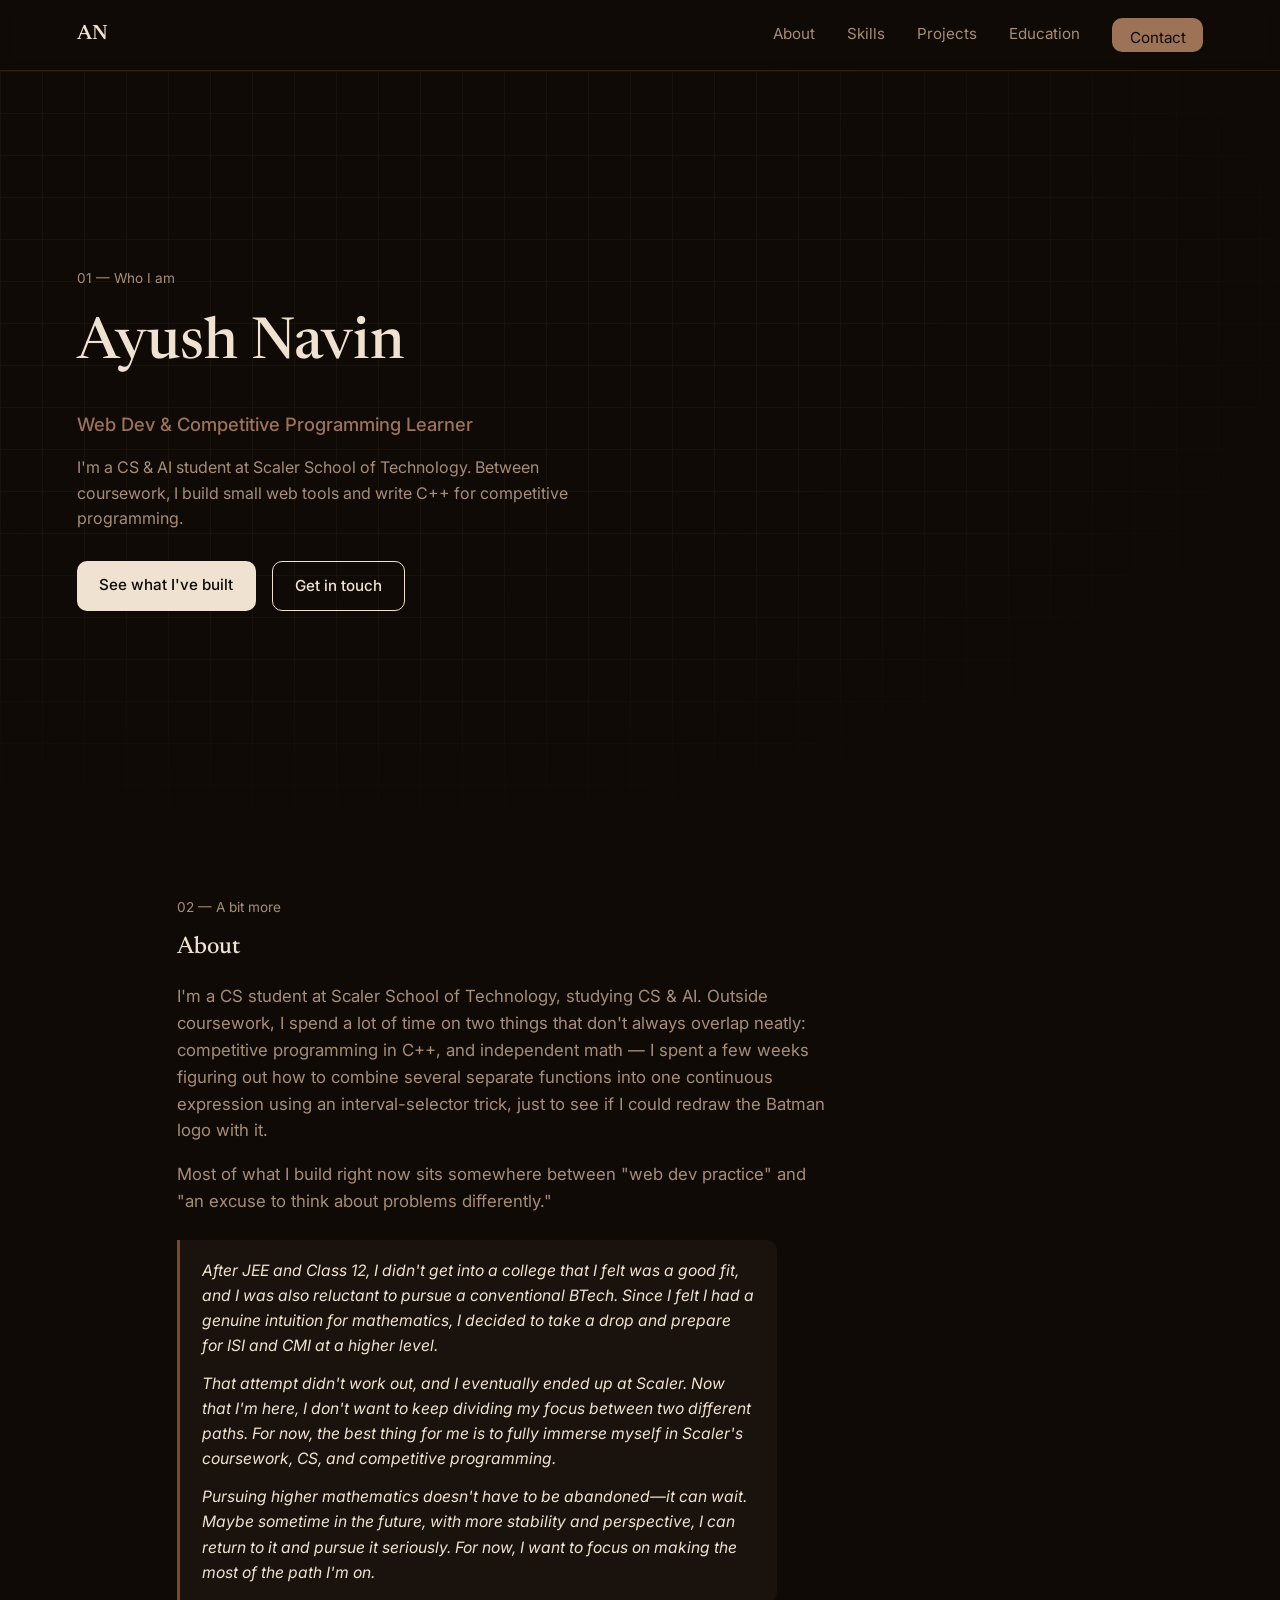
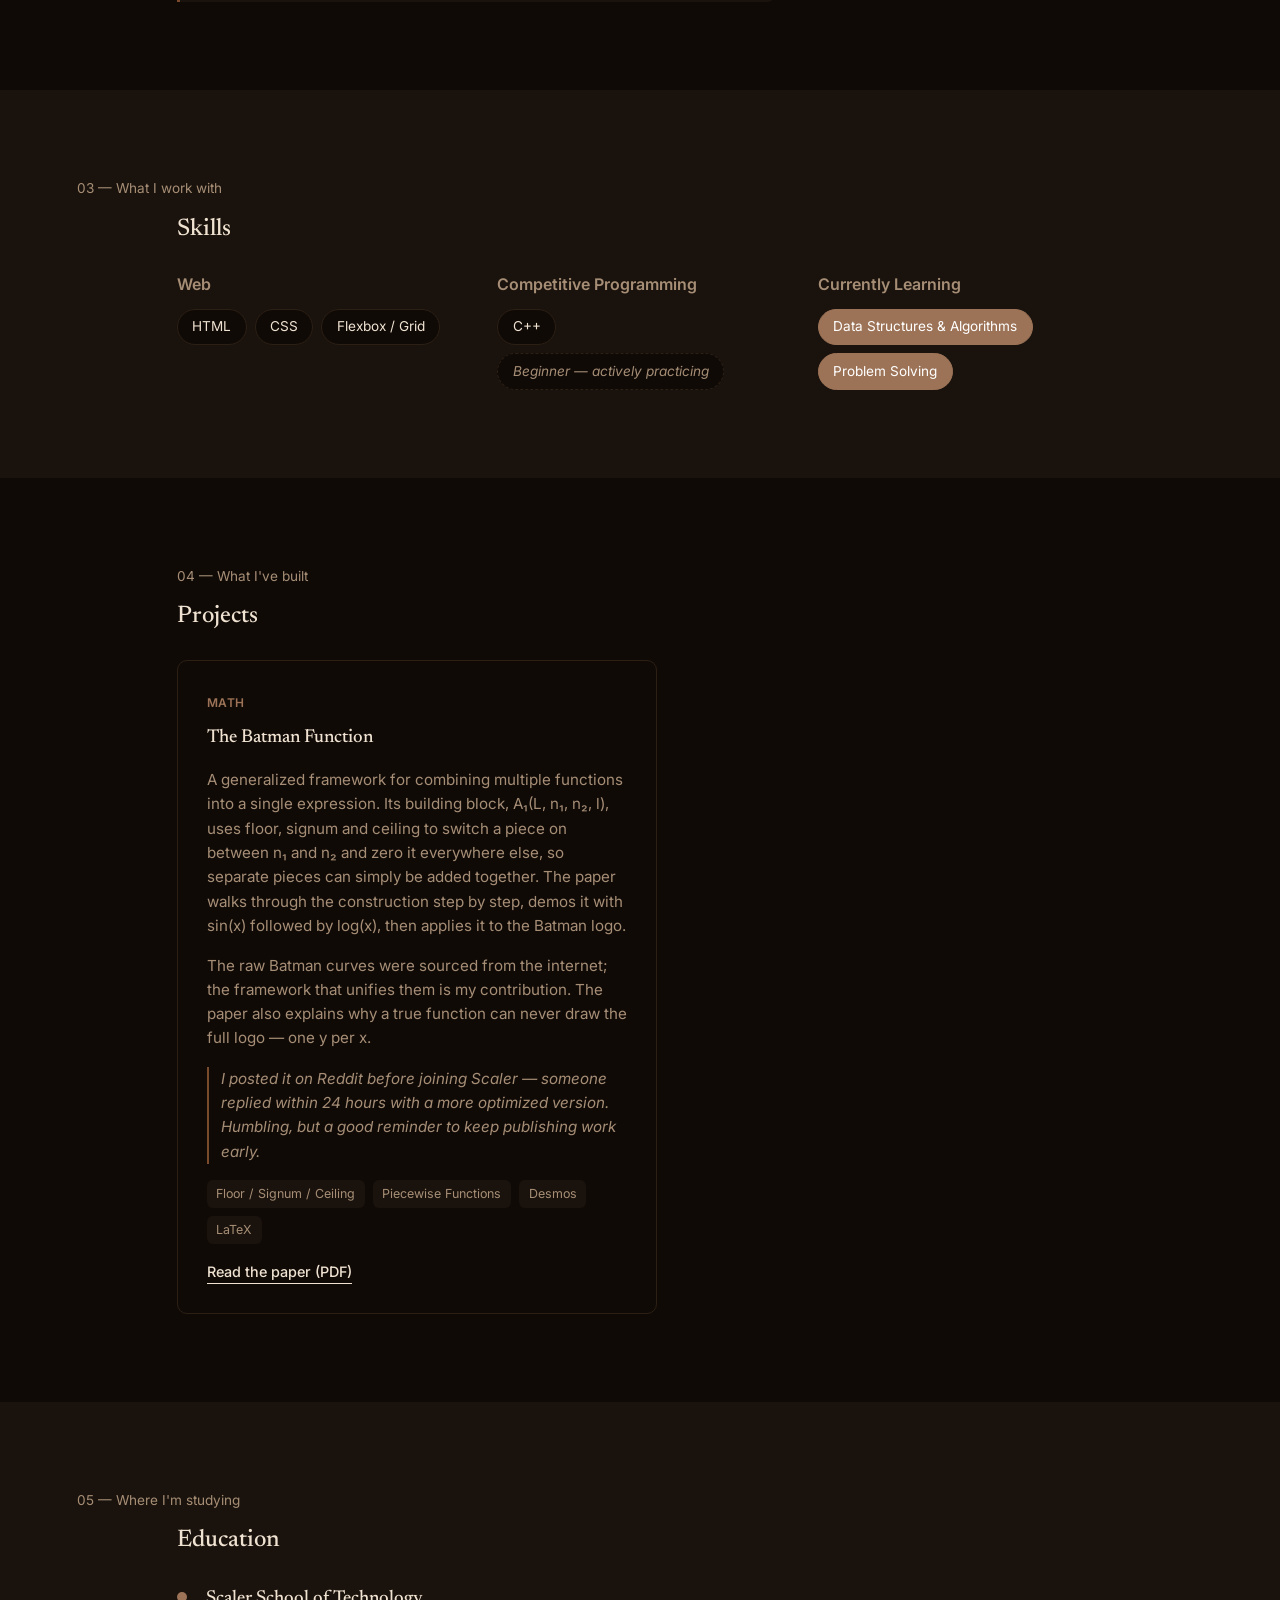
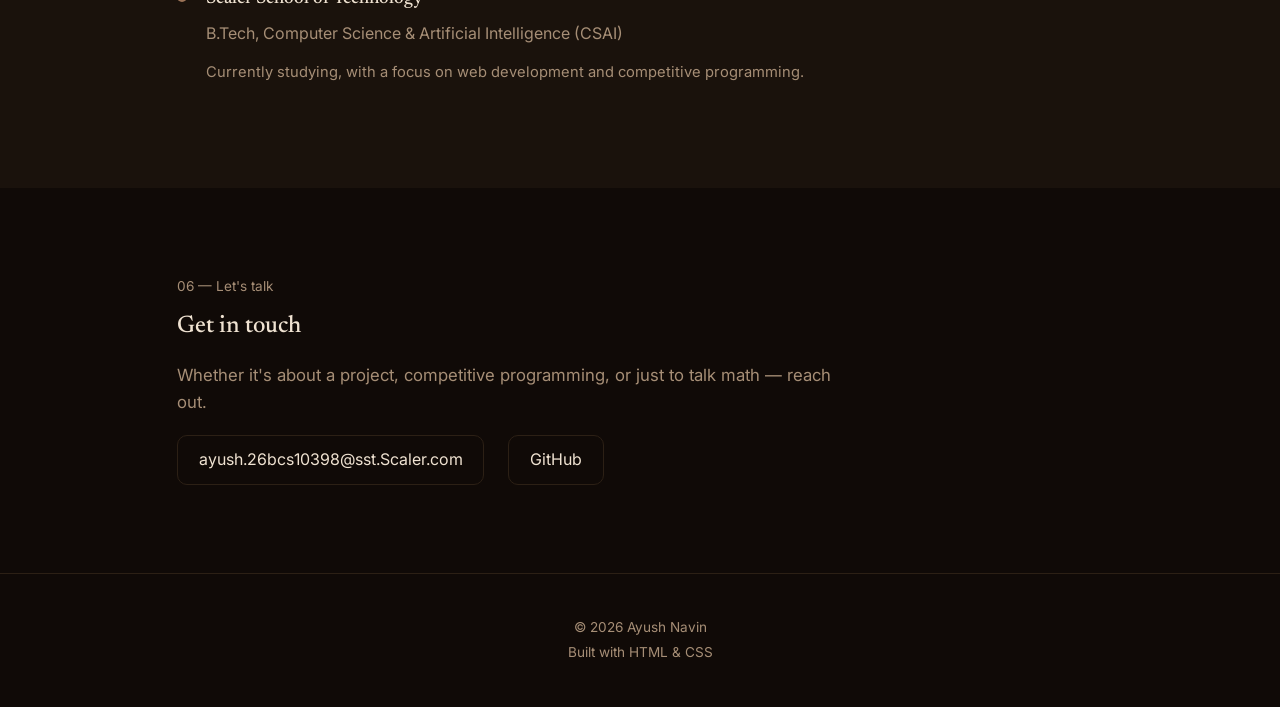
<file: index.html>
<!DOCTYPE html>
<html lang="en">
<head>
<meta charset="UTF-8">
<meta name="viewport" content="width=device-width, initial-scale=1.0">
<title>Ayush Navin — Portfolio</title>
<link rel="preconnect" href="https://fonts.googleapis.com">
<link rel="preconnect" href="https://fonts.gstatic.com" crossorigin>
<link href="https://fonts.googleapis.com/css2?family=Newsreader:wght@400;500;600&family=Inter:wght@400;500;600&display=swap" rel="stylesheet">
<link rel="stylesheet" href="GITpro.css">
</head>
<body>

<!-- ============ NAVIGATION ============ -->
<input type="checkbox" id="nav-toggle" class="nav-toggle">
<header class="navbar">
  <a href="#hero" class="nav-logo">AN</a>
  <label for="nav-toggle" class="hamburger" aria-label="Open menu">
    <span></span><span></span><span></span>
  </label>
  <nav class="nav-links">
    <a href="#about">About</a>
    <a href="#skills">Skills</a>
    <a href="#projects">Projects</a>
    <a href="#education">Education</a>
    <a href="#contact" class="nav-cta">Contact</a>
  </nav>
</header>

<main>

  <!-- ============ HERO ============ -->
  <section id="hero" class="hero">
    <div class="hero-grid-bg" aria-hidden="true"></div>
    <div class="hero-content">
      <p class="eyebrow">01 — Who I am</p>
      <h1>Ayush Navin</h1>
      <p class="role">Web Dev &amp; Competitive Programming Learner</p>
      <p class="intro">I'm a CS &amp; AI student at Scaler School of Technology. Between coursework, I build small
      web tools and write C++ for competitive programming.</p>
      <div class="cta-row">
        <a href="#projects" class="btn btn-primary">See what I've built</a>
        <a href="#contact" class="btn btn-ghost">Get in touch</a>
      </div>
    </div>
  </section>

  <!-- ============ ABOUT ============ -->
  <section id="about" class="section">
    <p class="eyebrow">02 — A bit more</p>
    <h2>About</h2>
    <p class="section-lead">
      I'm a CS student at Scaler School of Technology, studying CS &amp; AI. Outside coursework, I spend a lot of
      time on two things that don't always overlap neatly: competitive programming in C++, and independent math
      — I spent a few weeks figuring out how to combine several separate functions into one continuous
      expression using an interval-selector trick, just to see if I could redraw the Batman logo with it.
    </p>
    <p class="section-lead">
      Most of what I build right now sits somewhere between "web dev practice" and "an excuse to think about
      problems differently."
    </p>
    <blockquote class="about-note">
      <p>After JEE and Class 12, I didn't get into a college that I felt was a good fit, and I was also
      reluctant to pursue a conventional BTech. Since I felt I had a genuine intuition for mathematics, I
      decided to take a drop and prepare for ISI and CMI at a higher level.</p>
      <p>That attempt didn't work out, and I eventually ended up at Scaler. Now that I'm here, I don't want to
      keep dividing my focus between two different paths. For now, the best thing for me is to fully immerse
      myself in Scaler's coursework, CS, and competitive programming.</p>
      <p>Pursuing higher mathematics doesn't have to be abandoned—it can wait. Maybe sometime in the future,
      with more stability and perspective, I can return to it and pursue it seriously. For now, I want to
      focus on making the most of the path I'm on.</p>
    </blockquote>
  </section>

  <!-- ============ SKILLS ============ -->
  <section id="skills" class="section section-alt">
    <p class="eyebrow">03 — What I work with</p>
    <h2>Skills</h2>
    <div class="skills-grid">
      <div class="skill-group">
        <h3>Web</h3>
        <div class="pill-row">
          <span class="pill">HTML</span>
          <span class="pill">CSS</span>
          <span class="pill">Flexbox / Grid</span>
        </div>
      </div>
      <div class="skill-group">
        <h3>Competitive Programming</h3>
        <div class="pill-row">
          <span class="pill">C++</span>
          <span class="pill pill-muted">Beginner — actively practicing</span>
        </div>
      </div>
      <div class="skill-group">
        <h3>Currently Learning</h3>
        <div class="pill-row">
          <span class="pill pill-accent">Data Structures &amp; Algorithms</span>
          <span class="pill pill-accent">Problem Solving</span>
        </div>
      </div>
    </div>
  </section>

  <!-- ============ PROJECTS ============ -->
  <section id="projects" class="section">
    <p class="eyebrow">04 — What I've built</p>
    <h2>Projects</h2>
    <div class="project-grid">

      <article class="project-card project-card-solo">
        <div class="project-card-top">
          <span class="project-tag">Math</span>
        </div>
        <h3>The Batman Function</h3>
        <p>A generalized framework for combining multiple functions into a single expression. Its building
        block, A₁(L, n₁, n₂, l), uses floor, signum and ceiling to switch a piece on between n₁ and n₂ and
        zero it everywhere else, so separate pieces can simply be added together. The paper walks through
        the construction step by step, demos it with sin(x) followed by log(x), then applies it to the
        Batman logo.</p>
        <p>The raw Batman curves were sourced from the internet; the framework that unifies them is my
        contribution. The paper also explains why a true function can never draw the full logo — one y
        per x.</p>
        <p class="project-footnote">I posted it on Reddit before joining Scaler — someone replied within
        24 hours with a more optimized version. Humbling, but a good reminder to keep publishing work early.</p>
        <div class="project-tech">
          <span>Floor / Signum / Ceiling</span><span>Piecewise Functions</span><span>Desmos</span><span>LaTeX</span>
        </div>
        <div class="project-links">
          <a href="The_Batman_Function__A_Generalized_Framework_for_Graph_Construction.pdf" class="link-arrow" target="_blank" rel="noopener">Read the paper (PDF)</a>
        </div>
      </article>

    </div>
  </section>

  <!-- ============ EDUCATION ============ -->
  <section id="education" class="section section-alt">
    <p class="eyebrow">05 — Where I'm studying</p>
    <h2>Education</h2>
    <div class="edu-row">
      <div class="edu-marker" aria-hidden="true"></div>
      <div>
        <h3>Scaler School of Technology</h3>
        <p class="edu-meta">B.Tech, Computer Science &amp; Artificial Intelligence (CSAI)</p>
        <p class="edu-note">Currently studying, with a focus on web development and competitive programming.</p>
      </div>
    </div>
  </section>

  <!-- ============ CONTACT ============ -->
  <section id="contact" class="section contact">
    <p class="eyebrow">06 — Let's talk</p>
    <h2>Get in touch</h2>
    <p class="section-lead">Whether it's about a project, competitive programming, or just to talk math — reach out.</p>
    <div class="contact-links">
      <a href="mailto:ayush.26bcs10398@sst.Scaler.com" class="contact-link">ayush.26bcs10398@sst.Scaler.com</a>
      <a href="https://github.com/AyushNavin" class="contact-link">GitHub</a>
      <!-- <a href="https://linkedin.com/in/your-linkedin" class="contact-link">LinkedIn</a> -->
    </div>
  </section>

</main>

<footer class="footer">
  <p>© 2026 Ayush Navin</p>
  <p>Built with HTML &amp; CSS</p>
</footer>

</body>
</html>
</file>
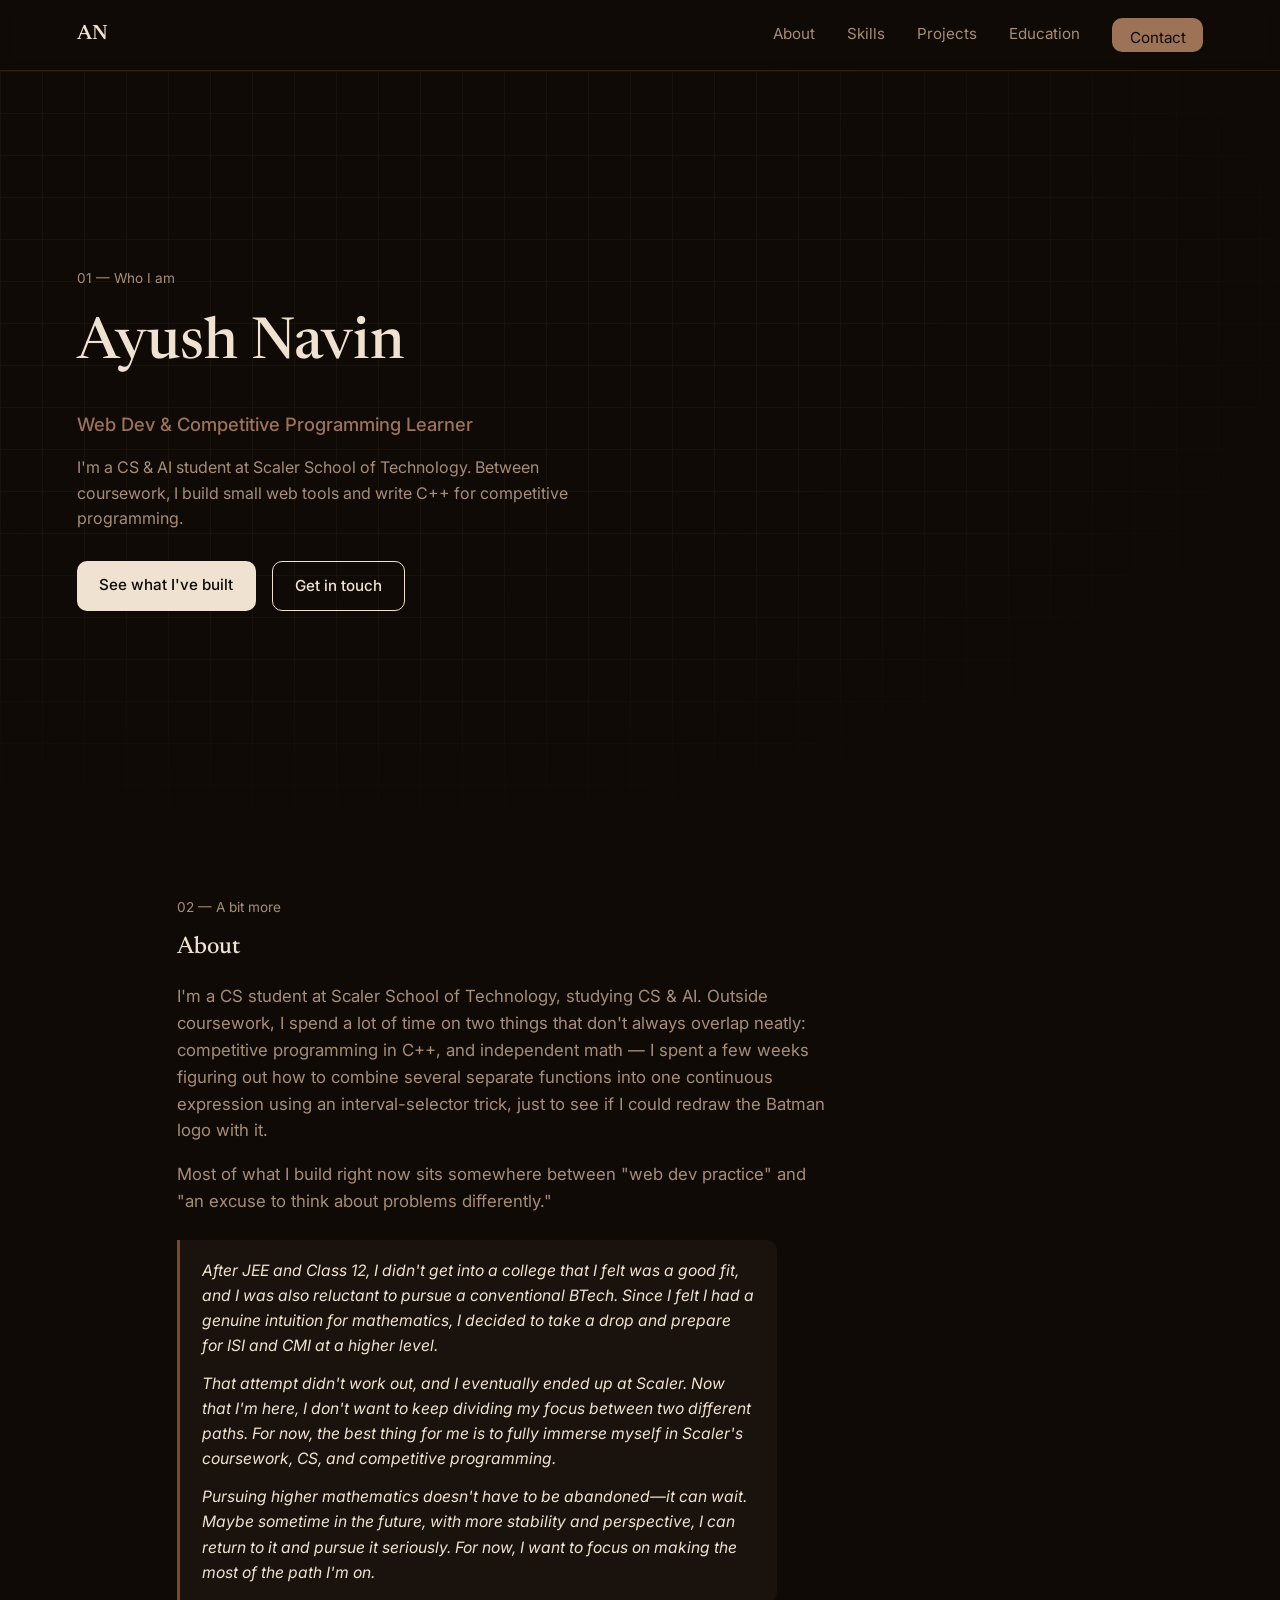
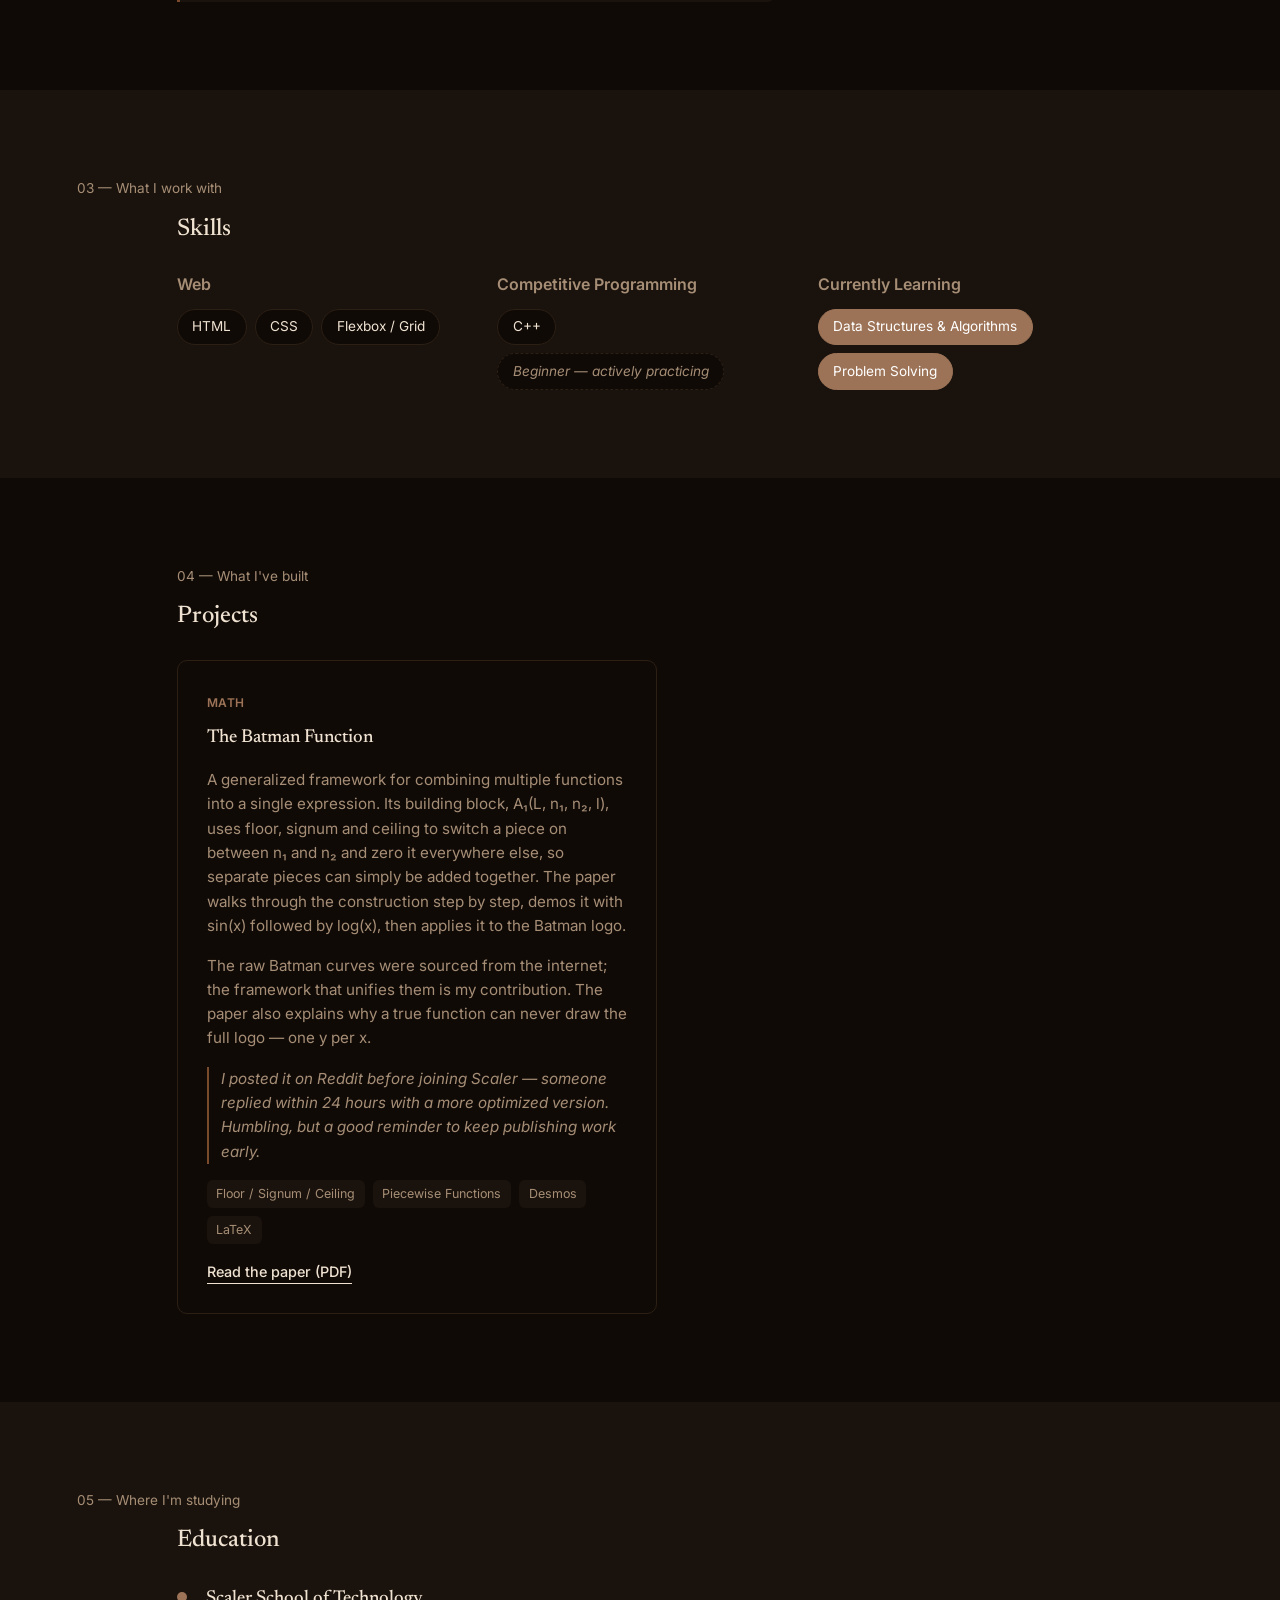
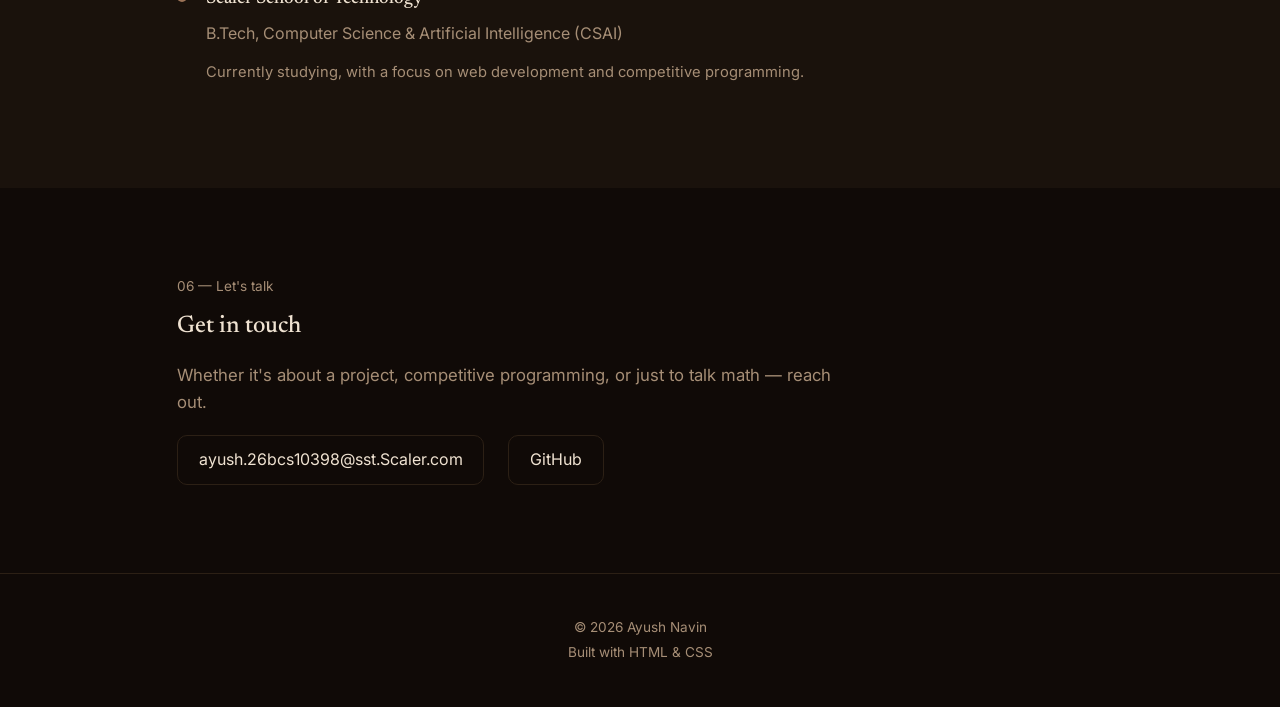
<file: ProGIT.html>
<!DOCTYPE html>
<html lang="en">
<head>
<meta charset="UTF-8">
<meta name="viewport" content="width=device-width, initial-scale=1.0">
<title>Ayush Navin — Portfolio</title>
<link rel="preconnect" href="https://fonts.googleapis.com">
<link rel="preconnect" href="https://fonts.gstatic.com" crossorigin>
<link href="https://fonts.googleapis.com/css2?family=Newsreader:wght@400;500;600&family=Inter:wght@400;500;600&display=swap" rel="stylesheet">
<link rel="stylesheet" href="GITpro.css">
</head>
<body>

<!-- ============ NAVIGATION ============ -->
<input type="checkbox" id="nav-toggle" class="nav-toggle">
<header class="navbar">
  <a href="#hero" class="nav-logo">AN</a>
  <label for="nav-toggle" class="hamburger" aria-label="Open menu">
    <span></span><span></span><span></span>
  </label>
  <nav class="nav-links">
    <a href="#about">About</a>
    <a href="#skills">Skills</a>
    <a href="#projects">Projects</a>
    <a href="#education">Education</a>
    <a href="#contact" class="nav-cta">Contact</a>
  </nav>
</header>

<main>

  <!-- ============ HERO ============ -->
  <section id="hero" class="hero">
    <div class="hero-grid-bg" aria-hidden="true"></div>
    <div class="hero-content">
      <p class="eyebrow">01 — Who I am</p>
      <h1>Ayush Navin</h1>
      <p class="role">Web Dev &amp; Competitive Programming Learner</p>
      <p class="intro">I'm a CS &amp; AI student at Scaler School of Technology. Between coursework, I build small
      web tools and write C++ for competitive programming.</p>
      <div class="cta-row">
        <a href="#projects" class="btn btn-primary">See what I've built</a>
        <a href="#contact" class="btn btn-ghost">Get in touch</a>
      </div>
    </div>
  </section>

  <!-- ============ ABOUT ============ -->
  <section id="about" class="section">
    <p class="eyebrow">02 — A bit more</p>
    <h2>About</h2>
    <p class="section-lead">
      I'm a CS student at Scaler School of Technology, studying CS &amp; AI. Outside coursework, I spend a lot of
      time on two things that don't always overlap neatly: competitive programming in C++, and independent math
      — I spent a few weeks figuring out how to combine several separate functions into one continuous
      expression using an interval-selector trick, just to see if I could redraw the Batman logo with it.
    </p>
    <p class="section-lead">
      Most of what I build right now sits somewhere between "web dev practice" and "an excuse to think about
      problems differently."
    </p>
    <blockquote class="about-note">
      <p>After JEE and Class 12, I didn't get into a college that I felt was a good fit, and I was also
      reluctant to pursue a conventional BTech. Since I felt I had a genuine intuition for mathematics, I
      decided to take a drop and prepare for ISI and CMI at a higher level.</p>
      <p>That attempt didn't work out, and I eventually ended up at Scaler. Now that I'm here, I don't want to
      keep dividing my focus between two different paths. For now, the best thing for me is to fully immerse
      myself in Scaler's coursework, CS, and competitive programming.</p>
      <p>Pursuing higher mathematics doesn't have to be abandoned—it can wait. Maybe sometime in the future,
      with more stability and perspective, I can return to it and pursue it seriously. For now, I want to
      focus on making the most of the path I'm on.</p>
    </blockquote>
  </section>

  <!-- ============ SKILLS ============ -->
  <section id="skills" class="section section-alt">
    <p class="eyebrow">03 — What I work with</p>
    <h2>Skills</h2>
    <div class="skills-grid">
      <div class="skill-group">
        <h3>Web</h3>
        <div class="pill-row">
          <span class="pill">HTML</span>
          <span class="pill">CSS</span>
          <span class="pill">Flexbox / Grid</span>
        </div>
      </div>
      <div class="skill-group">
        <h3>Competitive Programming</h3>
        <div class="pill-row">
          <span class="pill">C++</span>
          <span class="pill pill-muted">Beginner — actively practicing</span>
        </div>
      </div>
      <div class="skill-group">
        <h3>Currently Learning</h3>
        <div class="pill-row">
          <span class="pill pill-accent">Data Structures &amp; Algorithms</span>
          <span class="pill pill-accent">Problem Solving</span>
        </div>
      </div>
    </div>
  </section>

  <!-- ============ PROJECTS ============ -->
  <section id="projects" class="section">
    <p class="eyebrow">04 — What I've built</p>
    <h2>Projects</h2>
    <div class="project-grid">

      <article class="project-card project-card-solo">
        <div class="project-card-top">
          <span class="project-tag">Math</span>
        </div>
        <h3>The Batman Function</h3>
        <p>A generalized framework for combining multiple functions into a single expression. Its building
        block, A₁(L, n₁, n₂, l), uses floor, signum and ceiling to switch a piece on between n₁ and n₂ and
        zero it everywhere else, so separate pieces can simply be added together. The paper walks through
        the construction step by step, demos it with sin(x) followed by log(x), then applies it to the
        Batman logo.</p>
        <p>The raw Batman curves were sourced from the internet; the framework that unifies them is my
        contribution. The paper also explains why a true function can never draw the full logo — one y
        per x.</p>
        <p class="project-footnote">I posted it on Reddit before joining Scaler — someone replied within
        24 hours with a more optimized version. Humbling, but a good reminder to keep publishing work early.</p>
        <div class="project-tech">
          <span>Floor / Signum / Ceiling</span><span>Piecewise Functions</span><span>Desmos</span><span>LaTeX</span>
        </div>
        <div class="project-links">
          <a href="batman-function-paper.pdf" class="link-arrow" target="_blank" rel="noopener">Read the paper (PDF)</a>
        </div>
      </article>

    </div>
  </section>

  <!-- ============ EDUCATION ============ -->
  <section id="education" class="section section-alt">
    <p class="eyebrow">05 — Where I'm studying</p>
    <h2>Education</h2>
    <div class="edu-row">
      <div class="edu-marker" aria-hidden="true"></div>
      <div>
        <h3>Scaler School of Technology</h3>
        <p class="edu-meta">B.Tech, Computer Science &amp; Artificial Intelligence (CSAI)</p>
        <p class="edu-note">Currently studying, with a focus on web development and competitive programming.</p>
      </div>
    </div>
  </section>

  <!-- ============ CONTACT ============ -->
  <section id="contact" class="section contact">
    <p class="eyebrow">06 — Let's talk</p>
    <h2>Get in touch</h2>
    <p class="section-lead">Whether it's about a project, competitive programming, or just to talk math — reach out.</p>
    <div class="contact-links">
      <a href="mailto:ayush.26bcs10398@sst.Scaler.com" class="contact-link">ayush.26bcs10398@sst.Scaler.com</a>
      <a href="https://github.com/AyushNavin" class="contact-link">GitHub</a>
      <!-- <a href="https://linkedin.com/in/your-linkedin" class="contact-link">LinkedIn</a> -->
    </div>
  </section>

</main>

<footer class="footer">
  <p>© 2026 Ayush Navin</p>
  <p>Built with HTML &amp; CSS</p>
</footer>

</body>
</html>
</file>
<file: GITpro.css>
/* ===================== TOKENS ===================== */
:root {
  --bg: #100a07;
  --bg-alt: #1a120c;
  --ink: #efe2d1;
  --ink-soft: #a68e76;
  --line: #2c2015;
  --accent: #9c7357;
  --accent-warm: #7a4a2c;

  --font-serif: 'Newsreader', Georgia, 'Times New Roman', serif;
  --font-sans: 'Inter', system-ui, -apple-system, 'Segoe UI', sans-serif;

  --max-width: 1080px;
  --radius: 10px;
}

* { box-sizing: border-box; }
html { scroll-behavior: smooth; }

body {
  margin: 0;
  background: var(--bg);
  color: var(--ink);
  font-family: var(--font-sans);
  line-height: 1.6;
}

h1, h2, h3 {
  font-family: var(--font-serif);
  font-weight: 500;
  margin: 0 0 0.4em 0;
  color: var(--ink);
}

a { color: inherit; text-decoration: none; }

/* ===================== NAVBAR ===================== */
.nav-toggle { display: none; }

.navbar {
  position: sticky;
  top: 0;
  z-index: 100;
  display: flex;
  align-items: center;
  justify-content: space-between;
  padding: 1.1rem 6vw;
  background: rgba(16, 10, 7, 0.9);
  backdrop-filter: blur(6px);
  border-bottom: 1px solid var(--line);
}

.nav-logo {
  font-family: var(--font-serif);
  font-size: 1.3rem;
  font-weight: 600;
  letter-spacing: 0.02em;
}

.nav-links {
  display: flex;
  gap: 2rem;
  align-items: center;
}

.nav-links a {
  font-size: 0.95rem;
  color: var(--ink-soft);
  position: relative;
  padding-bottom: 2px;
  transition: color 0.2s ease;
}

.nav-links a:not(.nav-cta)::after {
  content: "";
  position: absolute;
  left: 0; bottom: -2px;
  width: 0;
  height: 1px;
  background: var(--accent);
  transition: width 0.25s ease;
}

.nav-links a:not(.nav-cta):hover { color: var(--ink); }
.nav-links a:not(.nav-cta):hover::after { width: 100%; }

.nav-cta {
  background: var(--accent);
  color: var(--bg) !important;
  padding: 0.5rem 1.1rem;
  border-radius: var(--radius);
  transition: transform 0.2s ease, background 0.2s ease;
}
.nav-cta:hover { background: #b78e6f; transform: translateY(-2px); }

.hamburger {
  display: none;
  flex-direction: column;
  gap: 5px;
  cursor: pointer;
  z-index: 200;
}
.hamburger span {
  width: 24px;
  height: 2px;
  background: var(--ink);
  transition: transform 0.25s ease, opacity 0.25s ease;
}

/* ===================== LAYOUT PRIMITIVES ===================== */
.section {
  max-width: var(--max-width);
  margin: 0 auto;
  padding: 5.5rem 6vw;
}
.section-alt { background: var(--bg-alt); max-width: 100%; }
.section-alt > * { max-width: var(--max-width); margin-left: auto; margin-right: auto; }
.section-alt { padding-left: 0; padding-right: 0; }
.section-alt > .eyebrow, .section-alt > h2, .section-alt > .skills-grid, .section-alt > .edu-row {
  padding-left: 6vw; padding-right: 6vw;
}

.eyebrow {
  font-family: var(--font-sans);
  font-size: 0.85rem;
  color: var(--ink-soft);
  margin: 0 0 0.6rem 0;
}

.section-lead {
  max-width: 60ch;
  color: var(--ink-soft);
  font-size: 1.05rem;
}

.about-note {
  max-width: 60ch;
  margin: 1.6rem 0 0 0;
  padding: 1.1rem 1.4rem;
  background: var(--bg-alt);
  border-left: 3px solid var(--accent-warm);
  border-radius: 0 var(--radius) var(--radius) 0;
  font-style: italic;
  color: var(--ink);
  font-size: 0.98rem;
}
.about-note p { margin: 0 0 0.8rem 0; }
.about-note p:last-child { margin-bottom: 0; }

/* ===================== HERO ===================== */
.hero {
  position: relative;
  min-height: 82vh;
  display: flex;
  align-items: center;
  overflow: hidden;
  padding: 0 6vw;
}

/* decorative graph-paper layer: sits behind the text via z-index,
   positioned absolute so it can fill the hero independent of content flow */
.hero-grid-bg {
  position: absolute;
  inset: 0;
  z-index: 0;
  background-image:
    linear-gradient(var(--line) 1px, transparent 1px),
    linear-gradient(90deg, var(--line) 1px, transparent 1px);
  background-size: 42px 42px;
  opacity: 0.35;
  mask-image: radial-gradient(ellipse at 30% 30%, black 40%, transparent 78%);
}

.hero-content {
  position: relative;
  z-index: 1;
  max-width: 640px;
  animation: hero-in 0.7s ease both;
}

@keyframes hero-in {
  from { opacity: 0; transform: translateY(16px); }
  to   { opacity: 1; transform: translateY(0); }
}

.hero h1 {
  font-size: clamp(2.4rem, 5vw, 3.6rem);
  margin-bottom: 0.2em;
}
.role {
  font-size: 1.15rem;
  color: var(--accent);
  font-weight: 500;
  margin-bottom: 1rem;
}
.intro {
  color: var(--ink-soft);
  max-width: 52ch;
  margin-bottom: 1.8rem;
}

.cta-row { display: flex; gap: 1rem; flex-wrap: wrap; }

.btn {
  display: inline-block;
  padding: 0.75rem 1.4rem;
  border-radius: var(--radius);
  font-size: 0.95rem;
  font-weight: 500;
  transition: transform 0.2s ease, box-shadow 0.2s ease, background 0.2s ease;
}
.btn-primary {
  background: var(--ink);
  color: var(--bg);
}
.btn-primary:hover { transform: translateY(-3px); box-shadow: 0 8px 22px rgba(0,0,0,0.4); }

.btn-ghost {
  border: 1px solid var(--ink);
  color: var(--ink);
}
.btn-ghost:hover { background: var(--ink); color: var(--bg); transform: translateY(-3px); }

/* ===================== SKILLS ===================== */
.skills-grid {
  display: grid;
  grid-template-columns: repeat(3, 1fr);
  gap: 2.2rem;
  margin-top: 1.5rem;
}
.skill-group h3 {
  font-size: 1rem;
  font-family: var(--font-sans);
  font-weight: 600;
  color: var(--ink-soft);
  margin-bottom: 0.7rem;
}
.pill-row { display: flex; flex-wrap: wrap; gap: 0.5rem; }
.pill {
  padding: 0.4rem 0.9rem;
  border-radius: 999px;
  border: 1px solid var(--line);
  background: var(--bg);
  font-size: 0.85rem;
}
.pill-muted { color: var(--ink-soft); font-style: italic; border-style: dashed; }
.pill-accent { background: var(--accent); color: #fff; border-color: var(--accent); }

/* ===================== PROJECTS ===================== */
.project-grid {
  display: grid;
  grid-template-columns: repeat(auto-fit, minmax(300px, 1fr));
  gap: 1.8rem;
  margin-top: 1.5rem;
}
.project-card {
  background: var(--bg);
  border: 1px solid var(--line);
  border-radius: var(--radius);
  padding: 1.8rem;
  transition: transform 0.25s ease, box-shadow 0.25s ease;
}
.project-card:hover {
  transform: translateY(-6px);
  box-shadow: 0 14px 30px rgba(0, 0, 0, 0.4);
}
.project-tag {
  font-size: 0.75rem;
  color: var(--accent);
  font-weight: 600;
  text-transform: uppercase;
  letter-spacing: 0.04em;
}
.project-card h3 { margin-top: 0.5rem; }
.project-card p { color: var(--ink-soft); font-size: 0.95rem; }
.project-footnote {
  font-size: 0.88rem;
  font-style: italic;
  border-left: 2px solid var(--accent-warm);
  padding-left: 0.8rem;
  margin: 1rem 0;
}
.project-card-solo { max-width: 480px; }
.project-tech {
  display: flex; flex-wrap: wrap; gap: 0.5rem;
  margin: 1rem 0;
}
.project-tech span {
  font-size: 0.78rem;
  padding: 0.25rem 0.6rem;
  background: var(--bg-alt);
  border-radius: 6px;
  color: var(--ink-soft);
}
.project-links { display: flex; gap: 1.2rem; margin-top: 0.5rem; }
.link-arrow {
  font-size: 0.9rem;
  font-weight: 500;
  color: var(--ink);
  border-bottom: 1px solid var(--ink);
  transition: color 0.2s ease, border-color 0.2s ease;
}
.link-arrow:hover { color: var(--accent); border-color: var(--accent); }

/* ===================== EDUCATION ===================== */
.edu-row {
  display: flex;
  gap: 1.2rem;
  margin-top: 1.5rem;
  align-items: flex-start;
}
.edu-marker {
  width: 10px; height: 10px;
  border-radius: 50%;
  background: var(--accent);
  margin-top: 0.5rem;
  flex-shrink: 0;
}
.edu-meta { color: var(--ink-soft); margin: 0.2rem 0; }
.edu-note { color: var(--ink-soft); font-size: 0.92rem; }

/* ===================== CONTACT ===================== */
.contact-links {
  display: flex;
  gap: 1.5rem;
  flex-wrap: wrap;
  margin-top: 1.2rem;
}
.contact-link {
  padding: 0.7rem 1.3rem;
  border: 1px solid var(--line);
  border-radius: var(--radius);
  transition: background 0.2s ease, transform 0.2s ease;
}
.contact-link:hover { background: var(--ink); color: var(--bg); transform: translateY(-3px); }

/* ===================== FOOTER ===================== */
.footer {
  text-align: center;
  padding: 2.5rem 6vw;
  color: var(--ink-soft);
  font-size: 0.85rem;
  border-top: 1px solid var(--line);
}
.footer p { margin: 0.2rem 0; }

/* ===================== RESPONSIVE ===================== */
@media (max-width: 860px) {
  .skills-grid { grid-template-columns: 1fr 1fr; }
}

@media (max-width: 700px) {
  .hamburger { display: flex; }

  .nav-links {
    position: fixed;
    inset: 0 0 0 30%;
    top: 0;
    flex-direction: column;
    justify-content: center;
    align-items: flex-start;
    gap: 2rem;
    padding: 2rem 2rem;
    background: var(--bg);
    border-left: 1px solid var(--line);
    transform: translateX(100%);
    transition: transform 0.3s ease;
    z-index: 150;
  }

  .nav-toggle:checked ~ .navbar .nav-links {
    transform: translateX(0);
  }

  .nav-toggle:checked ~ .navbar .hamburger span:nth-child(1) { transform: translateY(7px) rotate(45deg); }
  .nav-toggle:checked ~ .navbar .hamburger span:nth-child(2) { opacity: 0; }
  .nav-toggle:checked ~ .navbar .hamburger span:nth-child(3) { transform: translateY(-7px) rotate(-45deg); }

  .skills-grid { grid-template-columns: 1fr; }
  .hero { min-height: 90vh; }
}

@media (max-width: 480px) {
  .section { padding: 3.5rem 6vw; }
  .cta-row { flex-direction: column; align-items: flex-start; }
  .btn { width: 100%; text-align: center; }
}
</file>
